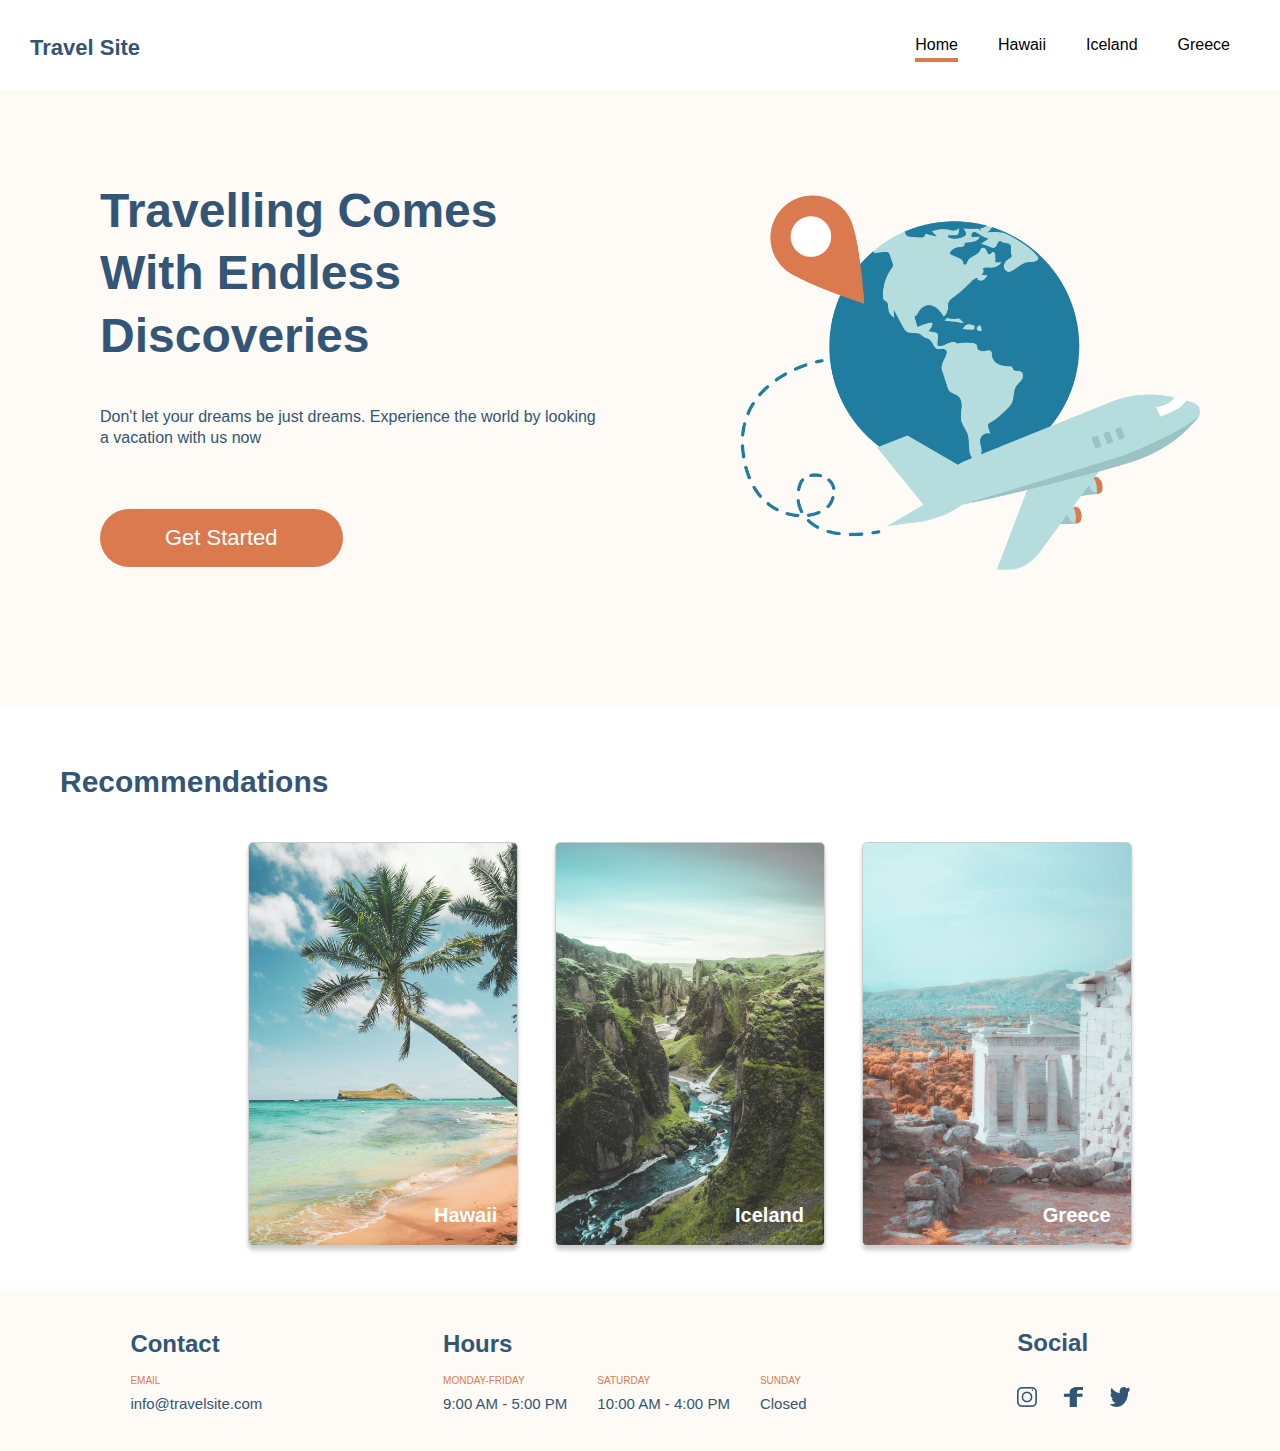
<file: index.html>
<!DOCTYPE html>
<html lang="en">
  <head>
    <meta charset="UTF-8" />
    <meta http-equiv="X-UA-Compatible" content="IE=edge" />
    <meta name="viewport" content="width=device-width, initial-scale=1.0" />
    <link rel="stylesheet" href="./styles/global.css">
    <link rel="stylesheet" href="./styles/main.css" />
    <title>Home</title>
  </head>
  <body>
    <!-- nar bar -->
    <header class="header header--white">
      <nav class="nav">
        <h2><a href="./index.html" class="nav__brand">Travel Site</a></h2>
        <ul class="nav__list">
          <li class="nav__list-item">
            <a href="./index.html" class="nav__list-link nav__list-link--active"
              >Home</a
            >
          </li>
          <li class="nav__list-item">
            <a href="./pages/hawaii.html" class="nav__list-link">Hawaii</a>
          </li>
          <li class="nav__list-item">
            <a href="./pages/iceland.html" class="nav__list-link">Iceland</a>
          </li>
          <li class="nav__list-item">
            <a href="./pages/greece.html" class="nav__list-link">Greece</a>
          </li>
        </ul>
      </nav>
    </header>

    <main>
      <!-- hero -->
      <section class="hero-background">
        <article class="hero">
          <section class="hero__content">
            <h1 class="hero__title">
              Travelling Comes With Endless Discoveries
            </h1>
            <p class="hero__subtitle">
              Don't let your dreams be just dreams. Experience the world by
              looking a vacation with us now
            </p>
            <a href="#" class="btn btn__hero">Get Started</a>
          </section>
          <img
            src="./assets/images/Images/hero.png"
            alt="Traveling around the world"
            class="hero__image  "
          />
        </article>
      </section>

      <!-- recommendation cards -->
      <section class="recommendation-group">
        <div class="recommendation">
          <h2 class="recommendation__title">Recommendations</h2>
          <div>
            <section class="recommendation-card">
              <a href="./pages/hawaii.html" class="recommendation-card__wrapper">
                <figure
                  class="card card__center-background-img  card__bottom-right-title"
                >
                  <img
                    src="./assets/images/Images/hawaii.jpg"
                    alt="Hawaii"
                    class="card__image"
                  />
                  <h3
                    class="card__title "
                  >
                    Hawaii
                  </h3>
                </figure>
              </a>
              <a href="./pages/iceland.html" class="recommendation-card__wrapper">
                <figure
                  class="card card__center-background-img  card__bottom-right-title"
                >
                  <img
                    src="./assets/images/Images/iceland.jpg"
                    alt="Iceland"
                    class="card__image"
                  />
                  <h3
                    class="card__title "
                  >
                    Iceland
                  </h3>
                </figure>
              </a>
              <a href="./pages/greece.html" class="recommendation-card__wrapper">
                <figure
                  class="card card__center-background-img card__bottom-right-title"
                >
                  <img
                    src="./assets/images/Images/greece.jpg"
                    alt="Greece"
                    class="card__image"
                  />
                  <h3
                    class="card__title "
                  >
                    Greece
                  </h3>
                </figure>
              </a>
            </section>
          </div>
        </div>
      </section>
    </main>

    <!-- footer -->
    <footer class="footer-background">
      <section class="footer-container footer-flex">
        <section class="footer">
          <h3 class="footer__title">Contact</h3>
          <p class="footer__subtitle">EMAIL</p>
          <a href="#" class="footer__info">
            <p>info@travelsite.com</p>
          </a>
        </section>
        <section class="footer">
          <h3 class="footer__title">Hours</h3>
          <section class="footer__content">
            <section class="footer__subcontent">
              <p class="footer__subtitle">MONDAY-FRIDAY</p>
              <p class="footer__info">9:00 AM - 5:00 PM</p>
            </section>
            <section class="footer__subcontent">
              <p class="footer__subtitle">SATURDAY</p>
              <p class="footer__info">10:00 AM - 4:00 PM</p>
            </section>
            <section class="footer__subcontent">
              <p class="footer__subtitle">SUNDAY</p>
              <p class="footer__info">Closed</p>
            </section>
          </section>
        </section>
        <section class="footer">
          <h3 class="footer__title">Social</h3>
          <section class="footer__icon-group">
            <a href="#"
              ><img
                src="../assets/icons/icon-instagram.png"
                alt="Instagram"
                class="footer__icon"
            /></a>
            <a href="#"
              ><img
                src="../assets/icons/icon-facebook.png"
                alt="FaceBook"
                class="footer__icon"
            /></a>
            <a href="#"
              ><img
                src="../assets/icons/icon-twitter.png"
                alt="Twitter"
                class="footer__icon"
            /></a>
          </section>
        </section>
      </section>
    </footer>
  </body>
</html>
</file>
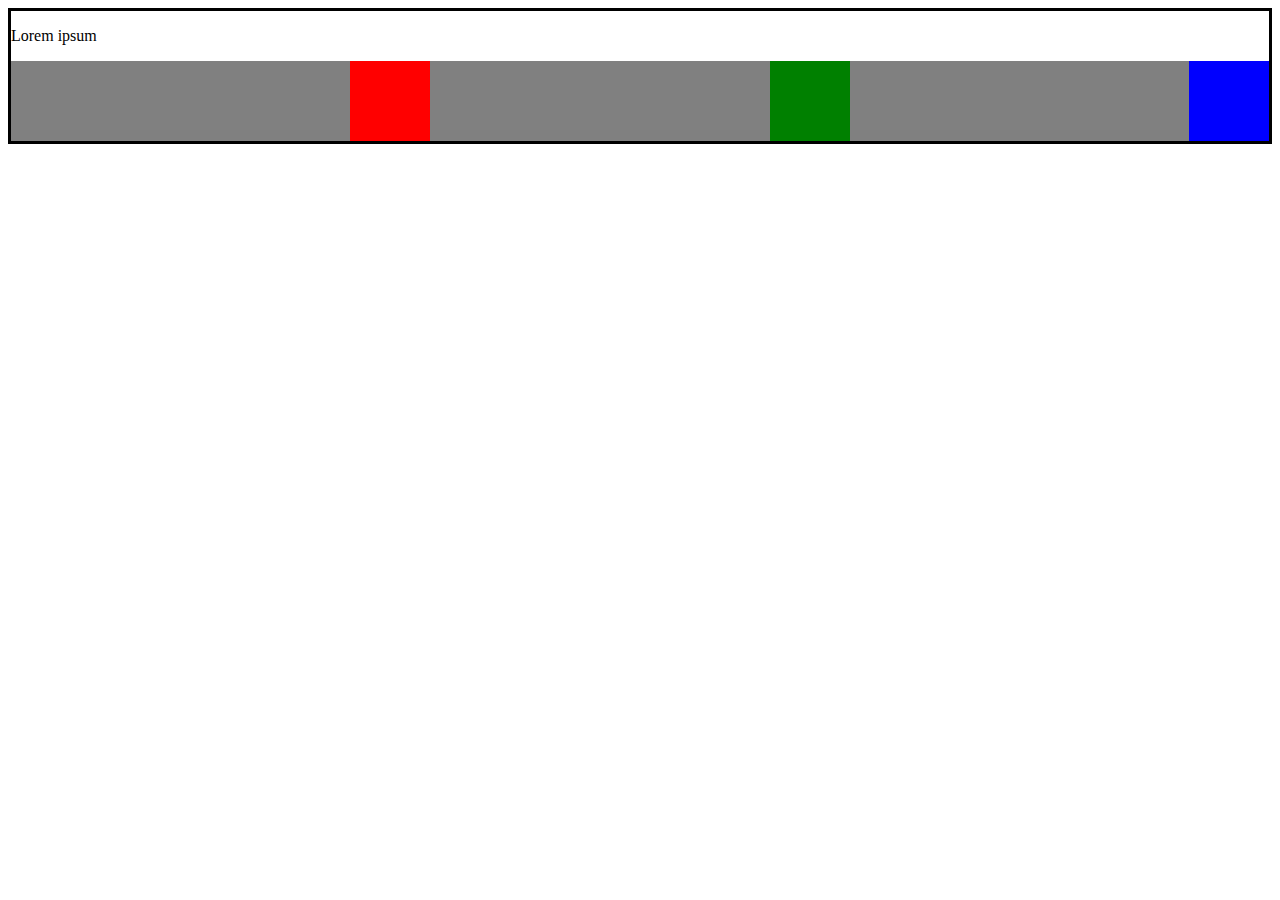
<file: playground.html>
<!DOCTYPE html>
<html lang="en">
<head>
    <meta charset="UTF-8">
    <meta http-equiv="X-UA-Compatible" content="IE=edge">
    <meta name="viewport" content="width=device-width, initial-scale=1.0">
    <link rel="stylesheet" href="./css/playground.css">
    <title>Document</title>
</head>
<body>
    <div class="wraper">
        <p>Lorem ipsum </p>
        <div class="boxes grid grid--1x2 grid--1x3">
            <a href="#">
                <div class="box box1"></div>
            </a>
            <a href="#">
                <div class="box box2"></div>
            </a>
            <a href="#">
                <div class="box box3"></div>
            </a>
        </div>
        
    </div>
</body>
</html>
</file>
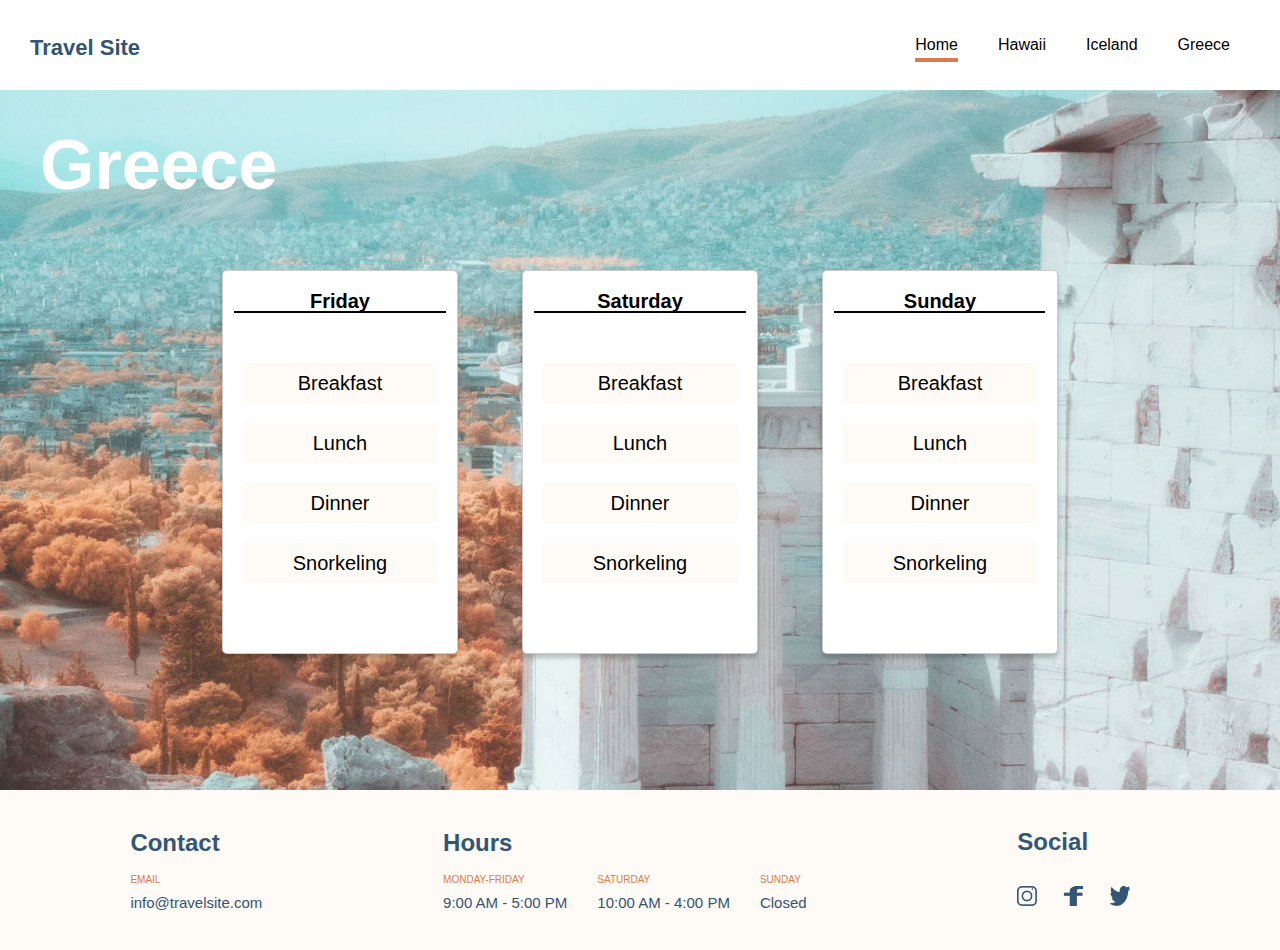
<file: pages/greece.html>
<!DOCTYPE html>
<html lang="en">
  <head>
    <meta charset="UTF-8" />
    <meta http-equiv="X-UA-Compatible" content="IE=edge" />
    <meta name="viewport" content="width=device-width, initial-scale=1.0" />
    <link rel="stylesheet" href="../styles/global.css" />
    <link rel="stylesheet" href="../styles/destinations.css" />
    <title>Greece</title>
  </head>
  <body>
    <!-- nar bar -->
    <header class="header header--white">
      <nav class="nav">
        <h2><a href="../index.html" class="nav__brand">Travel Site</a></h2>
        <ul class="nav__list">
          <li class="nav__list-item">
            <a href="../index.html" class="nav__list-link nav__list-link--active"
              >Home</a
            >
          </li>
          <li class="nav__list-item">
            <a href="../pages/hawaii.html" class="nav__list-link">Hawaii</a>
          </li>
          <li class="nav__list-item">
            <a href="../pages/iceland.html" class="nav__list-link">Iceland</a>
          </li>
          <li class="nav__list-item">
            <a href="../pages/greece.html" class="nav__list-link">Greece</a>
          </li>
        </ul>
      </nav>
    </header>

    <!-- destination cards -->
    <main class="destination__background destination__background--greece">
      <h1 class="destination__title">Greece</h1>

      <section class="destination-wrapper">
        <section class="flex flex--wrap">
          <section class="destination-card">
            <article class="card card--destination">
              <h2 class="destination-card__heading">Friday</h2>
              <section class="destination-card__subheading">
                <h3 class="destination-card__subitem">Breakfast</h3>
                <h3 class="destination-card__subitem">Lunch</h3>
                <h3 class="destination-card__subitem">Dinner</h3>
                <h3 class="destination-card__subitem">Snorkeling</h3>
              </section>
            </article>
          </section>
          <section class="destination-card">
            <article class="card card--destination">
              <h2 class="destination-card__heading">Saturday</h2>
              <section class="destination-card__subheading">
                <h3 class="destination-card__subitem">Breakfast</h3>
                <h3 class="destination-card__subitem">Lunch</h3>
                <h3 class="destination-card__subitem">Dinner</h3>
                <h3 class="destination-card__subitem">Snorkeling</h3>
              </section>
            </article>
          </section>
          <section class="destination-card">
            <article class="card card--destination">
              <h2 class="destination-card__heading">Sunday</h2>
              <section class="destination-card__subheading">
                <h3 class="destination-card__subitem">Breakfast</h3>
                <h3 class="destination-card__subitem">Lunch</h3>
                <h3 class="destination-card__subitem">Dinner</h3>
                <h3 class="destination-card__subitem">Snorkeling</h3>
              </section>
            </article>
          </section>
        </section>
      </section>
    </main>



 <!-- footer -->
    <footer class="footer-background footer-container footer-flex">
        <section class="footer">
          <h3 class="footer__title">Contact</h3>
          <p class="footer__subtitle">EMAIL</p>
          <a href="#" class="footer__info">
            <p>info@travelsite.com</p>
          </a>
        </section>
        <section class="footer">
          <h3 class="footer__title">Hours</h3>
          <section class="footer__content">
            <section class="footer__subcontent">
              <p class="footer__subtitle">MONDAY-FRIDAY</p>
              <p class="footer__info">9:00 AM - 5:00 PM</p>
            </section>
            <section class="footer__subcontent">
              <p class="footer__subtitle">SATURDAY</p>
              <p class="footer__info">10:00 AM - 4:00 PM</p>
            </section>
            <section class="footer__subcontent">
              <p class="footer__subtitle">SUNDAY</p>
              <p class="footer__info">Closed</p>
            </section>
          </section>
        </section>
        <section class="footer">
          <h3 class="footer__title">Social</h3>
          <section class="footer__icon-group">
            <a href="#"
              ><img
                src="../assets/icons/icon-instagram.png"
                alt="Instagram"
                class="footer__icon"
            /></a>
            <a href="#"
              ><img
                src="../assets/icons/icon-facebook.png"
                alt="FaceBook"
                class="footer__icon"
            /></a>
            <a href="#"
              ><img
                src="../assets/icons/icon-twitter.png"
                alt="Twitter"
                class="footer__icon"
            /></a>
          </section>
        </section>
      </section>
    </footer>
  </body>
</html>
</file>
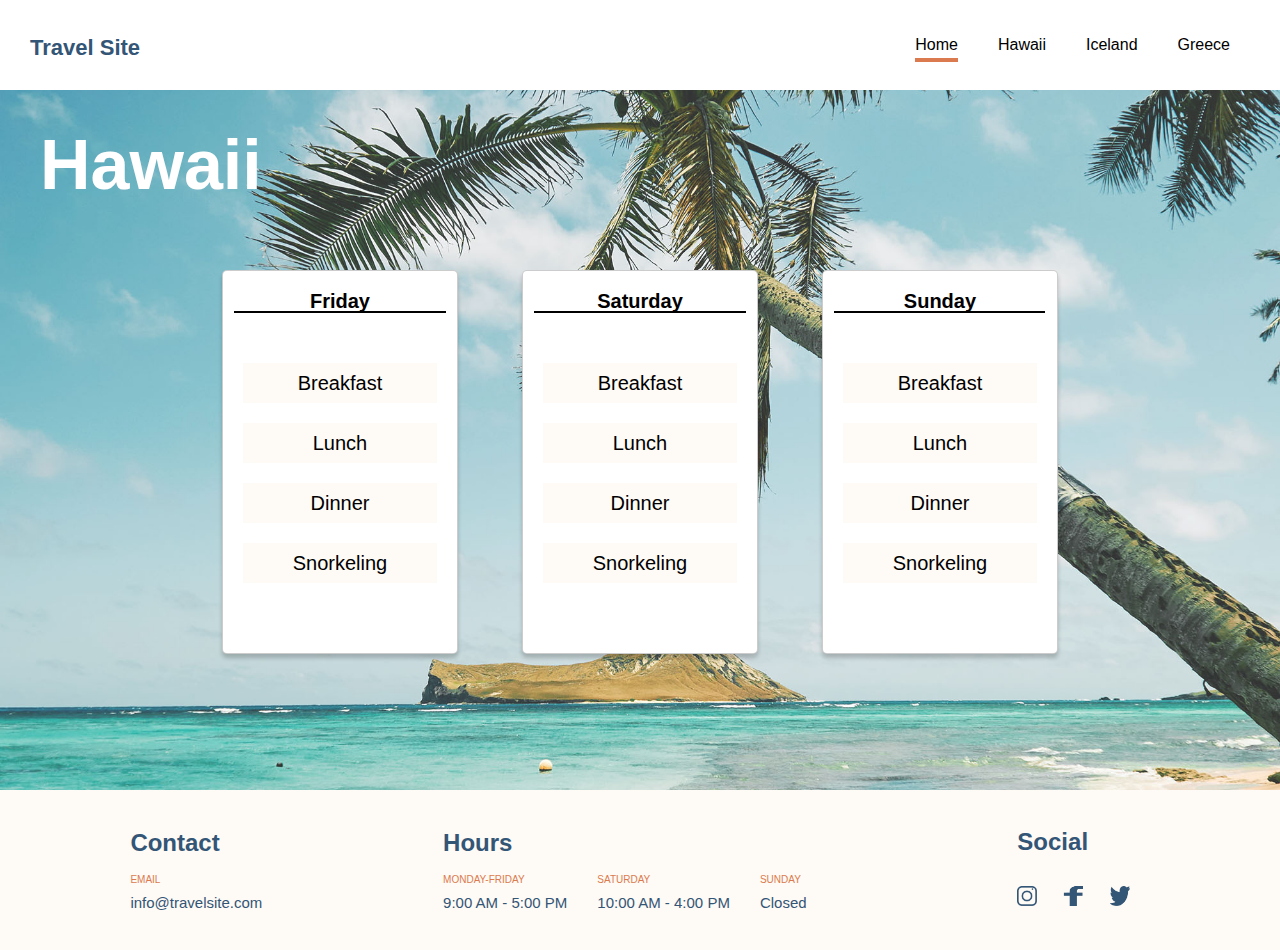
<file: pages/hawaii.html>
<!DOCTYPE html>
<html lang="en">
  <head>
    <meta charset="UTF-8" />
    <meta http-equiv="X-UA-Compatible" content="IE=edge" />
    <meta name="viewport" content="width=device-width, initial-scale=1.0" />
     <link rel="stylesheet" href="../styles/global.css" />
    <link rel="stylesheet" href="../styles/destinations.css" />
    <title>Hawaii</title>
  </head>
  <body>
   <!-- nar bar -->
    <header class="header header--white">
      <nav class="nav">
        <h2><a href="../index.html" class="nav__brand">Travel Site</a></h2>
        <ul class="nav__list">
          <li class="nav__list-item">
            <a href="../index.html" class="nav__list-link nav__list-link--active"
              >Home</a
            >
          </li>
          <li class="nav__list-item">
            <a href="../pages/hawaii.html" class="nav__list-link">Hawaii</a>
          </li>
          <li class="nav__list-item">
            <a href="../pages/iceland.html" class="nav__list-link">Iceland</a>
          </li>
          <li class="nav__list-item">
            <a href="../pages/greece.html" class="nav__list-link">Greece</a>
          </li>
        </ul>
      </nav>
    </header>

     <!-- destination cards -->
    <main class="destination__background destination__background--hawaii">
      <h1 class="destination__title">Hawaii</h1>

      <section class="destination-wrapper">
        <section class="flex flex--wrap">
          <section class="destination-card">
            <article class="card card--destination">
              <h2 class="destination-card__heading">Friday</h2>
              <section class="destination-card__subheading">
                <h3 class="destination-card__subitem">Breakfast</h3>
                <h3 class="destination-card__subitem">Lunch</h3>
                <h3 class="destination-card__subitem">Dinner</h3>
                <h3 class="destination-card__subitem">Snorkeling</h3>
              </section>
            </article>
          </section>
          <section class="destination-card">
            <article class="card card--destination">
              <h2 class="destination-card__heading">Saturday</h2>
              <section class="destination-card__subheading">
                <h3 class="destination-card__subitem">Breakfast</h3>
                <h3 class="destination-card__subitem">Lunch</h3>
                <h3 class="destination-card__subitem">Dinner</h3>
                <h3 class="destination-card__subitem">Snorkeling</h3>
              </section>
            </article>
          </section>
          <section class="destination-card">
            <article class="card card--destination">
              <h2 class="destination-card__heading">Sunday</h2>
              <section class="destination-card__subheading">
                <h3 class="destination-card__subitem">Breakfast</h3>
                <h3 class="destination-card__subitem">Lunch</h3>
                <h3 class="destination-card__subitem">Dinner</h3>
                <h3 class="destination-card__subitem">Snorkeling</h3>
              </section>
            </article>
          </section>
        </section>
      </section>
    </main>


    <!-- footer -->
    <footer class="footer-background footer-container footer-flex">
        <section class="footer">
          <h3 class="footer__title">Contact</h3>
          <p class="footer__subtitle">EMAIL</p>
          <a href="#" class="footer__info">
            <p>info@travelsite.com</p>
          </a>
        </section>
        <section class="footer">
          <h3 class="footer__title">Hours</h3>
          <section class="footer__content">
            <section class="footer__subcontent">
              <p class="footer__subtitle">MONDAY-FRIDAY</p>
              <p class="footer__info">9:00 AM - 5:00 PM</p>
            </section>
            <section class="footer__subcontent">
              <p class="footer__subtitle">SATURDAY</p>
              <p class="footer__info">10:00 AM - 4:00 PM</p>
            </section>
            <section class="footer__subcontent">
              <p class="footer__subtitle">SUNDAY</p>
              <p class="footer__info">Closed</p>
            </section>
          </section>
        </section>
        <section class="footer">
          <h3 class="footer__title">Social</h3>
          <section class="footer__icon-group">
            <a href="#"
              ><img
                src="../assets/icons/icon-instagram.png"
                alt="Instagram"
                class="footer__icon"
            /></a>
            <a href="#"
              ><img
                src="../assets/icons/icon-facebook.png"
                alt="FaceBook"
                class="footer__icon"
            /></a>
            <a href="#"
              ><img
                src="../assets/icons/icon-twitter.png"
                alt="Twitter"
                class="footer__icon"
            /></a>
          </section>
        </section>
      </section>
    </footer>
  </body>
</html>
</file>
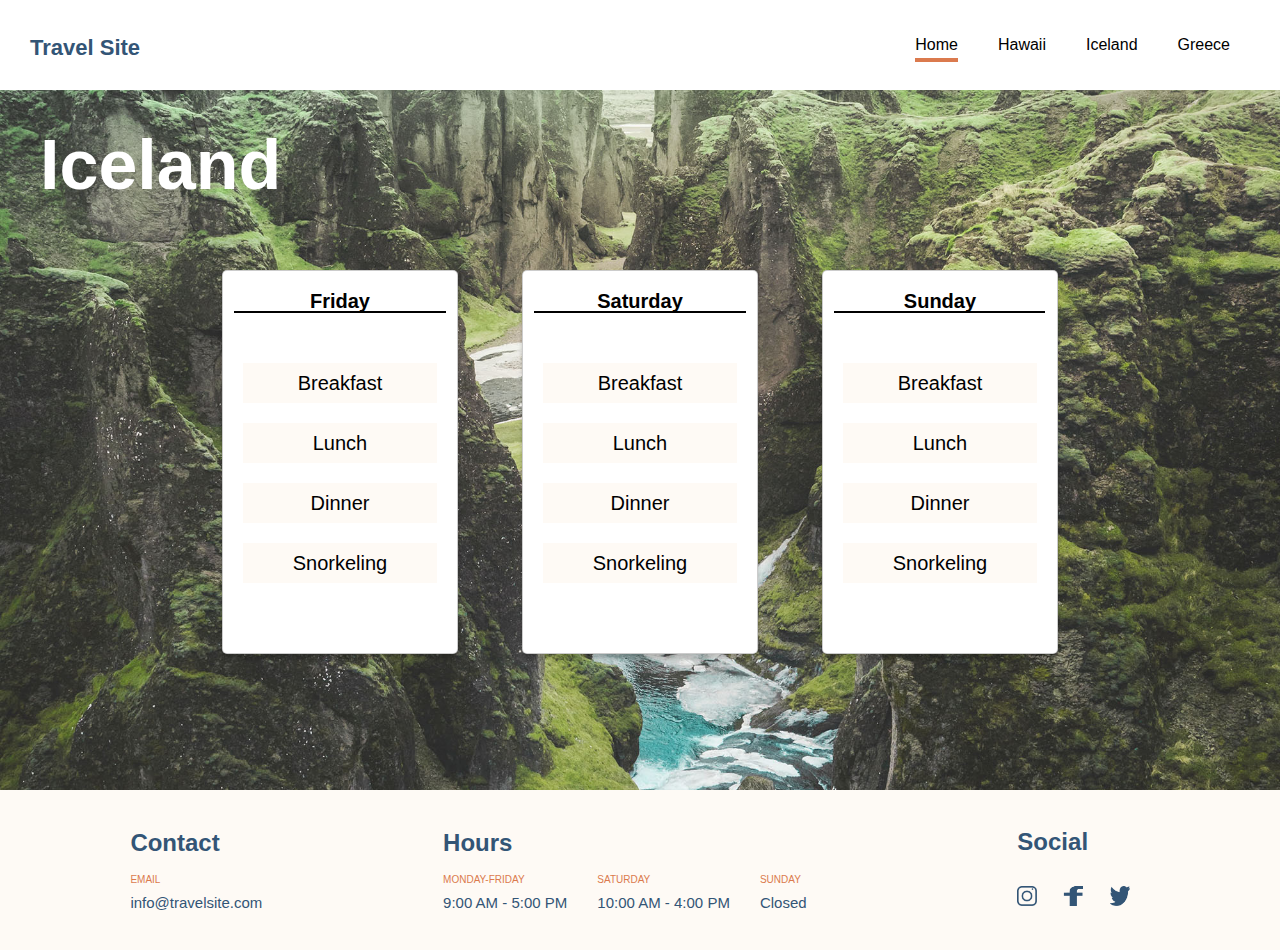
<file: pages/iceland.html>
<!DOCTYPE html>
<html lang="en">
  <head>
    <meta charset="UTF-8" />
    <meta http-equiv="X-UA-Compatible" content="IE=edge" />
    <meta name="viewport" content="width=device-width, initial-scale=1.0" />
    <link rel="stylesheet" href="../styles/global.css" />
    <link rel="stylesheet" href="../styles/destinations.css" />
    <title>Iceland</title>
  </head>
  <body>
  <!-- nar bar -->
    <header class="header header--white">
      <nav class="nav">
        <h2><a href="../index.html" class="nav__brand">Travel Site</a></h2>
        <ul class="nav__list">
          <li class="nav__list-item">
            <a href="../index.html" class="nav__list-link nav__list-link--active"
              >Home</a
            >
          </li>
          <li class="nav__list-item">
            <a href="../pages/hawaii.html" class="nav__list-link">Hawaii</a>
          </li>
          <li class="nav__list-item">
            <a href="../pages/iceland.html" class="nav__list-link">Iceland</a>
          </li>
          <li class="nav__list-item">
            <a href="../pages/greece.html" class="nav__list-link">Greece</a>
          </li>
        </ul>
      </nav>
    </header>

     <!-- destination cards -->
    <main class="destination__background destination__background--iceland">
      <h1 class="destination__title">Iceland</h1>

      <section class="destination-wrapper">
        <section class="flex flex--wrap">
          <section class="destination-card">
            <article class="card card--destination">
              <h2 class="destination-card__heading">Friday</h2>
              <section class="destination-card__subheading">
                <h3 class="destination-card__subitem">Breakfast</h3>
                <h3 class="destination-card__subitem">Lunch</h3>
                <h3 class="destination-card__subitem">Dinner</h3>
                <h3 class="destination-card__subitem">Snorkeling</h3>
              </section>
            </article>
          </section>
          <section class="destination-card">
            <article class="card card--destination">
              <h2 class="destination-card__heading">Saturday</h2>
              <section class="destination-card__subheading">
                <h3 class="destination-card__subitem">Breakfast</h3>
                <h3 class="destination-card__subitem">Lunch</h3>
                <h3 class="destination-card__subitem">Dinner</h3>
                <h3 class="destination-card__subitem">Snorkeling</h3>
              </section>
            </article>
          </section>
          <section class="destination-card">
            <article class="card card--destination">
              <h2 class="destination-card__heading">Sunday</h2>
              <section class="destination-card__subheading">
                <h3 class="destination-card__subitem">Breakfast</h3>
                <h3 class="destination-card__subitem">Lunch</h3>
                <h3 class="destination-card__subitem">Dinner</h3>
                <h3 class="destination-card__subitem">Snorkeling</h3>
              </section>
            </article>
          </section>
        </section>
      </section>
    </main>



   <!-- footer -->
    <footer class="footer-background footer-container footer-flex">
        <section class="footer">
          <h3 class="footer__title">Contact</h3>
          <p class="footer__subtitle">EMAIL</p>
          <a href="#" class="footer__info">
            <p>info@travelsite.com</p>
          </a>
        </section>
        <section class="footer">
          <h3 class="footer__title">Hours</h3>
          <section class="footer__content">
            <section class="footer__subcontent">
              <p class="footer__subtitle">MONDAY-FRIDAY</p>
              <p class="footer__info">9:00 AM - 5:00 PM</p>
            </section>
            <section class="footer__subcontent">
              <p class="footer__subtitle">SATURDAY</p>
              <p class="footer__info">10:00 AM - 4:00 PM</p>
            </section>
            <section class="footer__subcontent">
              <p class="footer__subtitle">SUNDAY</p>
              <p class="footer__info">Closed</p>
            </section>
          </section>
        </section>
        <section class="footer">
          <h3 class="footer__title">Social</h3>
          <section class="footer__icon-group">
            <a href="#"
              ><img
                src="../assets/icons/icon-instagram.png"
                alt="Instagram"
                class="footer__icon"
            /></a>
            <a href="#"
              ><img
                src="../assets/icons/icon-facebook.png"
                alt="FaceBook"
                class="footer__icon"
            /></a>
            <a href="#"
              ><img
                src="../assets/icons/icon-twitter.png"
                alt="Twitter"
                class="footer__icon"
            /></a>
          </section>
        </section>
      </section>
    </footer>
  </body>
</html>
</file>
<file: styles/main.css>
/* btn */
.btn {
  border-radius: 30px;
  border: 0;
  cursor: pointer;
  font-size: 2.2rem;
  outline: 0;
  white-space: nowrap;
  text-align: center;
  margin: 1rem 0;
  padding: 1.5rem 6.5rem;
  display: inline-block;
}
.btn__hero {
  background-color: #db7a4e;
  color: #fff;
  font-weight: 100;
  transition: 0.25s;
}
.btn__hero:hover, .btn__hero:focus {
  background-color: #335576;
  color: #fff;
  font-weight: 100;
}

/* hero */
.hero-background {
  background-color: #fefaf5;
}

.hero {
  max-width: 1280px;
  width: 100%;
  margin: 0 auto;
  display: flex;
  flex-direction: column;
  justify-content: center;
  align-items: center;
  /* justify-items: flex-end; */
  padding: 4rem 0 8rem 4rem;
  font-weight: 600;
  line-height: 1.3;
}
.hero__content {
  max-width: 500px;
  padding: 5rem 0;
}
.hero__title {
  margin-bottom: 4rem;
}
.hero__subtitle {
  font-weight: 300;
  font-size: 1.6rem;
  margin-bottom: 5rem;
  color: #335576;
}
.hero__image {
  padding: 5rem 2rem;
  width: 100%;
  max-width: 500px;
}

@media screen and (min-width: 768px) {
  .hero {
    max-width: 1280px;
    width: 100%;
    margin: 0 auto;
    display: flex;
    flex-direction: row;
    justify-content: space-around;
    align-items: center;
  }
}
/* main recommendation cards */
.recommendation-group {
  padding: 3rem;
}

.recommendation {
  max-width: 1280px;
  width: 100%;
  margin: 0 auto;
}
.recommendation__title {
  font-weight: 600;
  padding: 3rem;
}

.recommendation-card {
  display: flex;
  flex-direction: column;
  justify-content: center;
  align-items: center;
  margin-left: 20rem;
  margin-right: 10rem;
}
.recommendation-card__wrapper {
  max-width: 300px;
  min-width: 250px;
}

@media screen and (min-width: 768px) {
  .recommendation-card {
    display: flex;
    flex-direction: row;
    justify-content: space-around;
    align-items: center;
  }
}
.card__center-background-img {
  /* center image */
  display: flex;
  flex-direction: row;
  justify-content: center;
  align-items: center;
}

.card__bottom-right-title {
  position: relative;
}

.card__image {
  width: 100%;
  height: 100%;
}

.card:hover .card__image,
.card:focus .card__image {
  transform: scale(1.02);
  opacity: 0.5;
}

.card__title {
  position: absolute;
  right: 0;
  bottom: 0;
  padding: 2rem;
  color: #fff;
  font-weight: 600;
}/*# sourceMappingURL=main.css.map */
</file>
<file: css/playground.css>
/* playground */

.wraper {
    /* display: flex; */
border:3px solid black;
}
.boxes{
    background-color: grey;
    justify-items: end;
}


.box{
    width:5rem;
    height:5rem;

}

.box1{
    background-color: red;
    
}

.box2{
    background-color: green;
}

.box3{
    background-color: blue;
}


/* grid */

.grid {
    display: grid;
}

@media screen and (min-width:768px) {
    .grid--1x2 {
        grid-template-columns: repeat(2, 1fr);
    }
}

@media screen and (min-width:1024px) {
    .grid--1x3 {
        grid-template-columns: repeat(3, 1fr);
    }
}
</file>
<file: styles/destinations.css>
/* destination background */
.destination__background {
  max-width: 1280px;
  width: 100%;
  margin: 0 auto;
  background-position: center right;
  background-size: cover;
  width: 100%;
  height: 1500px;
}

@media screen and (min-width: 1024px) {
  .destination__background {
    height: 700px;
  }
}
.destination__background--hawaii {
  background-image: url(../assets/images/Images/hawaii.jpg);
}

.destination__background--iceland {
  background-image: url(../assets/images/Images/iceland.jpg);
}

.destination__background--greece {
  background-image: url(../assets/images/Images/greece.jpg);
}

.destination__title {
  font-size: 7rem;
  color: #fff;
  font-weight: 600;
  padding: 4rem;
}

/* destination itinerary cards */
.destination-wrapper {
  max-width: 900px;
  width: 100%;
  margin: 0 auto;
}

.card--destination {
  display: flex;
  flex-direction: column;
  justify-content: center;
  align-items: center;
  background-color: #fff;
  margin: 0 2rem;
}

.destination-card {
  margin: 3rem auto 0;
}
.destination-card__heading {
  color: black;
  font-size: 2rem;
  font-weight: 600;
  border-bottom: 2px solid black;
  padding-top: 2rem;
  text-align: center;
  margin-bottom: 3rem;
  width: 90%;
}
.destination-card__subheading {
  margin-bottom: 5rem;
}
.destination-card__subitem {
  padding: 1rem 5rem;
  text-align: center;
  background-color: #fefaf5;
  margin: 2rem;
  color: black;
}
.destination-card__subitem:hover, .destination-card__subitem:focus {
  background-color: #335576;
  color: #fff;
  border-radius: 5px;
  transition: all 0.5s ease-in;
}/*# sourceMappingURL=destinations.css.map */
</file>
<file: styles/global.css>
/* http://meyerweb.com/eric/tools/css/reset/ 
   v2.0 | 20110126
   License: none (public domain)
*/
html,
body,
div,
span,
applet,
object,
iframe,
h1,
h2,
h3,
h4,
h5,
h6,
p,
blockquote,
pre,
a,
abbr,
acronym,
address,
big,
cite,
code,
del,
dfn,
em,
img,
ins,
kbd,
q,
s,
samp,
small,
strike,
strong,
sub,
sup,
tt,
var,
b,
u,
i,
center,
dl,
dt,
dd,
ol,
ul,
li,
fieldset,
form,
label,
legend,
table,
caption,
tbody,
tfoot,
thead,
tr,
th,
td,
article,
aside,
canvas,
details,
embed,
figure,
figcaption,
footer,
header,
hgroup,
menu,
nav,
output,
ruby,
section,
summary,
time,
mark,
audio,
video {
  margin: 0;
  padding: 0;
  border: 0;
  font-size: 100%;
  font: inherit;
  vertical-align: baseline;
}

/* HTML5 display-role reset for older browsers */
article,
aside,
details,
figcaption,
figure,
footer,
header,
hgroup,
menu,
nav,
section {
  display: block;
}

body {
  line-height: 1;
}

ol,
ul {
  list-style: none;
}

blockquote,
q {
  quotes: none;
}

blockquote:before,
blockquote:after,
q:before,
q:after {
  content: "";
  content: none;
}

table {
  border-collapse: collapse;
  border-spacing: 0;
}

/*--------------- End of css reset------------- */
html {
  font-size: 62.5%;
  box-sizing: border-box;
}

*,
*:before,
*:after {
  box-sizing: inherit;
}

body {
  font-family: Verdana, Geneva, Tahoma, sans-serif;
  font-size: 2.2rem;
}

h1,
h2,
h3 {
  color: #335576;
}

h1 {
  font-size: 4.8rem;
}

h2 {
  font-size: 3rem;
}

h3 {
  font-size: 2rem;
}

a,
a:visited,
a:hover,
a:active {
  text-decoration: none;
}

li {
  list-style: none;
}

/* header */
.header {
  position: -webkit-sticky;
  position: sticky;
  top: 0;
  z-index: 999;
}
.header--white {
  background-color: #fff;
}

/* nav */
.nav {
  display: flex;
  flex-direction: row;
  justify-content: space-between;
  align-items: center;
  max-width: 1280px;
  width: 100%;
  margin: 0 auto;
  width: 100%;
  padding: 3rem;
}
.nav__brand {
  color: #335576;
  font-weight: 600;
  font-size: 2.2rem;
}
.nav__list {
  display: flex;
  flex-direction: row;
  justify-content: flex-end;
  align-items: center;
}
.nav__list-item {
  margin: 0 2rem;
  font-size: 1.6rem;
}
.nav__list-link {
  color: #000;
  padding: 0.5rem 0;
}
.nav__list-link:hover {
  border-bottom: 4px solid #335576;
}
.nav__list-link--active {
  border-bottom: 4px solid #db7a4e;
}

/* flex */
.flex {
  display: flex;
  flex-direction: row;
  justify-content: center;
  align-items: center;
}

@media screen and (min-width: 768px) {
  .flex--wrap {
    flex-direction: row;
    flex-wrap: wrap;
  }
}
/* grid */
/* .grid{
    display:grid;
}

@media screen and (min-width:768px){
    .grid--1x2{
        grid-template-columns: repeat(2,1fr);
    }
}

@media screen and (min-width:1024px) {
    .grid--1x3 {
        grid-template-columns: repeat(3, 1fr);
    }
} */
/* card */
.card {
  border-radius: 5px;
  border: 1px solid rgba(0, 0, 0, 0.2);
  box-shadow: 0 4px 4px rgba(0, 0, 0, 0.2);
  overflow: hidden;
  margin: 1.5rem;
  transition: 0.25s;
}
.card:hover, .card:focus {
  box-shadow: 0 4px 4px rgba(0, 0, 0, 0.6);
  transform: translateX(5px) translateY(-5px);
}

/* footer */
.footer-background {
  padding: 4rem;
  background-color: #fefaf5;
}

.footer-container {
  max-width: 1280px;
  width: 100%;
  margin: 0 auto;
}

.footer-flex {
  display: flex;
  flex-direction: row;
  justify-content: space-around;
  align-items: center;
}

.footer__title {
  font-size: 2.4rem;
  font-weight: 600;
  margin-bottom: 2rem;
}
.footer__subtitle {
  font-size: 1rem;
  color: #db7a4e;
  margin-bottom: 1rem;
}
.footer__icon-group {
  padding-top: 1.2rem;
}
.footer__icon {
  width: 20px;
  height: 20px;
  margin-right: 2rem;
}
.footer__info {
  font-size: 1.5rem;
  color: #335576;
}

.footer__content {
  display: flex;
  flex-direction: column;
  justify-content: center;
  align-items: center;
}

@media screen and (min-width: 768px) {
  .footer__content {
    flex-direction: row;
  }
}
.footer__subcontent {
  padding-right: 3rem;
}/*# sourceMappingURL=global.css.map */
</file>
